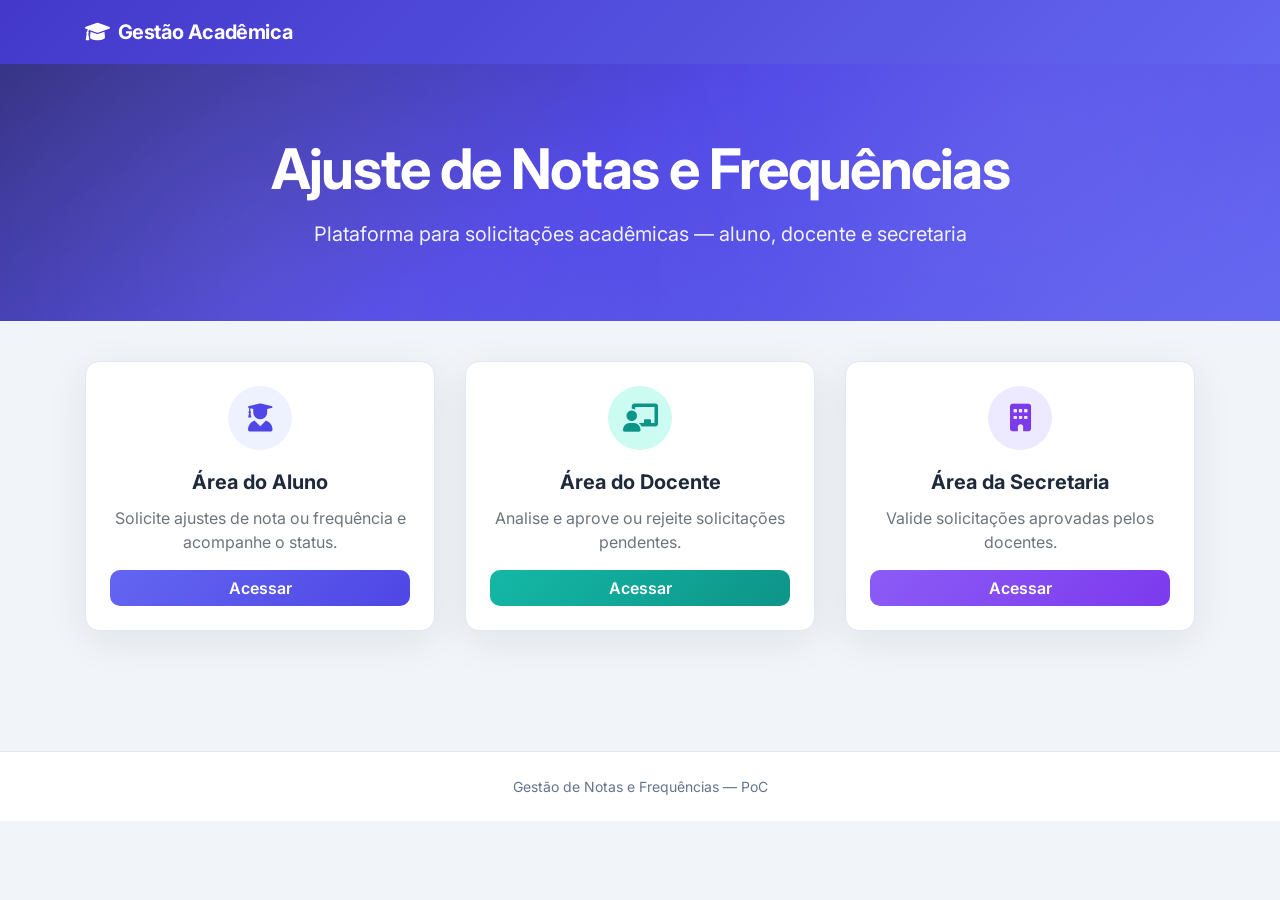
<file: frontend/index.html>
<!DOCTYPE html>
<html lang="pt-BR">

<head>
  <meta charset="utf-8">
  <meta name="viewport" content="width=device-width, initial-scale=1, shrink-to-fit=no">
  <title>Gestão de Notas e Frequências</title>
  <!-- Google Fonts - Inter (fonte moderna muito usada em sistemas profissionais) -->
  <link rel="preconnect" href="https://fonts.googleapis.com">
  <link rel="preconnect" href="https://fonts.gstatic.com" crossorigin>
  <link href="https://fonts.googleapis.com/css2?family=Inter:wght@300;400;500;600;700&display=swap" rel="stylesheet">
  <!-- Bootstrap CSS -->
  <link rel="stylesheet" href="https://cdn.jsdelivr.net/npm/bootstrap@4.6.2/dist/css/bootstrap.min.css" integrity="sha384-xOolHFLEh07PJGoPkLv1IbcEPTNtaed2xpHsD9ESMhqIYd0nLMwNLD69Npy4HI+N" crossorigin="anonymous">
  <!-- Font Awesome -->
  <link rel="stylesheet" href="https://cdnjs.cloudflare.com/ajax/libs/font-awesome/6.0.0/css/all.min.css">
  <link rel="stylesheet" href="./css/styles.css"
</head>

<body>
  <nav class="navbar navbar-expand-lg navbar-dark navbar-app navbar-main">
    <div class="container">
      <a class="navbar-brand" href="/"><i class="fas fa-graduation-cap mr-2"></i>Gestão Acadêmica</a>
    </div>
  </nav>

  <section class="hero text-center">
    <div class="container">
      <h1 class="display-4 mb-3">Ajuste de Notas e Frequências</h1>
      <p class="lead mb-0">Plataforma para solicitações acadêmicas — aluno, docente e secretaria</p>
    </div>
  </section>

  <main class="container pb-5">
    <div class="row">
      <div class="col-md-4 mb-4">
        <div class="card area-card aluno">
          <div class="card-body text-center p-4">
            <div class="card-icon"><i class="fas fa-user-graduate"></i></div>
            <h5 class="card-title">Área do Aluno</h5>
            <p class="card-text text-muted">Solicite ajustes de nota ou frequência e acompanhe o status.</p>
            <a href="./pages/login-aluno.html" class="btn btn-area-aluno btn-block">Acessar</a>
          </div>
        </div>
      </div>
      <div class="col-md-4 mb-4">
        <div class="card area-card docente">
          <div class="card-body text-center p-4">
            <div class="card-icon"><i class="fas fa-chalkboard-teacher"></i></div>
            <h5 class="card-title">Área do Docente</h5>
            <p class="card-text text-muted">Analise e aprove ou rejeite solicitações pendentes.</p>
            <a href="./pages/login-docente.html" class="btn btn-area-docente btn-block">Acessar</a>
          </div>
        </div>
      </div>
      <div class="col-md-4 mb-4">
        <div class="card area-card secretaria">
          <div class="card-body text-center p-4">
            <div class="card-icon"><i class="fas fa-building"></i></div>
            <h5 class="card-title">Área da Secretaria</h5>
            <p class="card-text text-muted">Valide solicitações aprovadas pelos docentes.</p>
            <a href="./pages/login-secretaria.html" class="btn btn-area-secretaria btn-block">Acessar</a>
          </div>
        </div>
      </div>
    </div>

  </main>

  <footer class="app-footer">
    <div class="container">Gestão de Notas e Frequências — PoC</div>
  </footer>
  <!-- jQuery and Bootstrap Bundle (includes Popper) -->
  <script src="https://cdn.jsdelivr.net/npm/jquery@3.5.1/dist/jquery.slim.min.js"
    integrity="sha384-DfXdz2htPH0lsSSs5nCTpuj/zy4C+OGpamoFVy38MVBnE+IbbVYUew+OrCXaRkfj"
    crossorigin="anonymous"></script>
  <script src="https://cdn.jsdelivr.net/npm/bootstrap@4.6.2/dist/js/bootstrap.bundle.min.js"
    integrity="sha384-Fy6S3B9q64WdZWQUiU+q4/2Lc9npb8tCaSX9FK7E8HnRr0Jz8D6OP9dO5Vg3Q9ct"
    crossorigin="anonymous"></script>
</body>

</html>
</file>
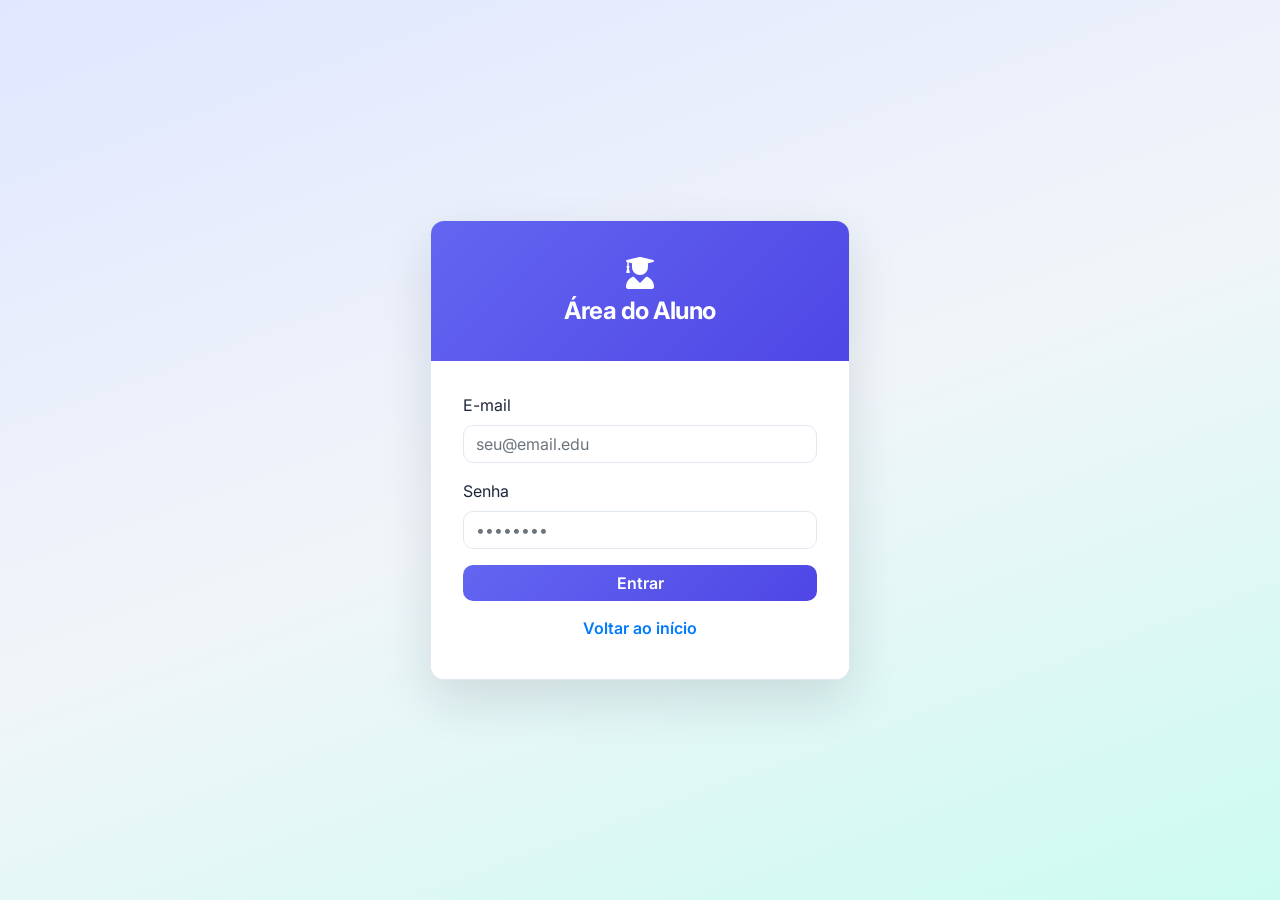
<file: frontend/pages/login-aluno.html>
<!DOCTYPE html>
<html lang="pt-BR">
<head>
  <meta charset="UTF-8">
  <meta name="viewport" content="width=device-width, initial-scale=1.0">
  <title>Login — Aluno</title>
  <link href="https://fonts.googleapis.com/css2?family=Inter:wght@400;600;700&display=swap" rel="stylesheet">
  <link rel="stylesheet" href="https://cdn.jsdelivr.net/npm/bootstrap@4.6.2/dist/css/bootstrap.min.css">
  <link rel="stylesheet" href="https://cdnjs.cloudflare.com/ajax/libs/font-awesome/6.0.0/css/all.min.css">
  <link rel="stylesheet" href="../css/styles.css">
</head>
<body>
  <div class="login-page">
    <div class="login-card">
      <div class="login-header aluno">
        <i class="fas fa-user-graduate fa-2x mb-2"></i>
        <h2>Área do Aluno</h2>
      </div>
      <div class="login-body">
        <form id="loginForm">
          <div class="form-group">
            <label>E-mail</label>
            <input type="email" class="form-control" id="email" placeholder="seu@email.edu" required>
          </div>
          <div class="form-group">
            <label>Senha</label>
            <input type="password" class="form-control" id="password" placeholder="••••••••" required>
          </div>
          <button type="submit" class="btn btn-primary btn-block">Entrar</button>
        </form>
        <a href="/frontend/index.html" class="btn btn-link btn-block mt-2">Voltar ao início</a>
      </div>
    </div>
  </div>
  <script src="../js/auth.js"></script>
  <script>
    document.getElementById("loginForm").addEventListener("submit", function (e) {
      e.preventDefault();
      const email = document.getElementById("email").value;
      const name = email.split("@")[0];
      AUTH.login("aluno", name, email);
      window.location.href = "./aluno-dashboard.html";
    });
  </script>
</body>
</html>
</file>
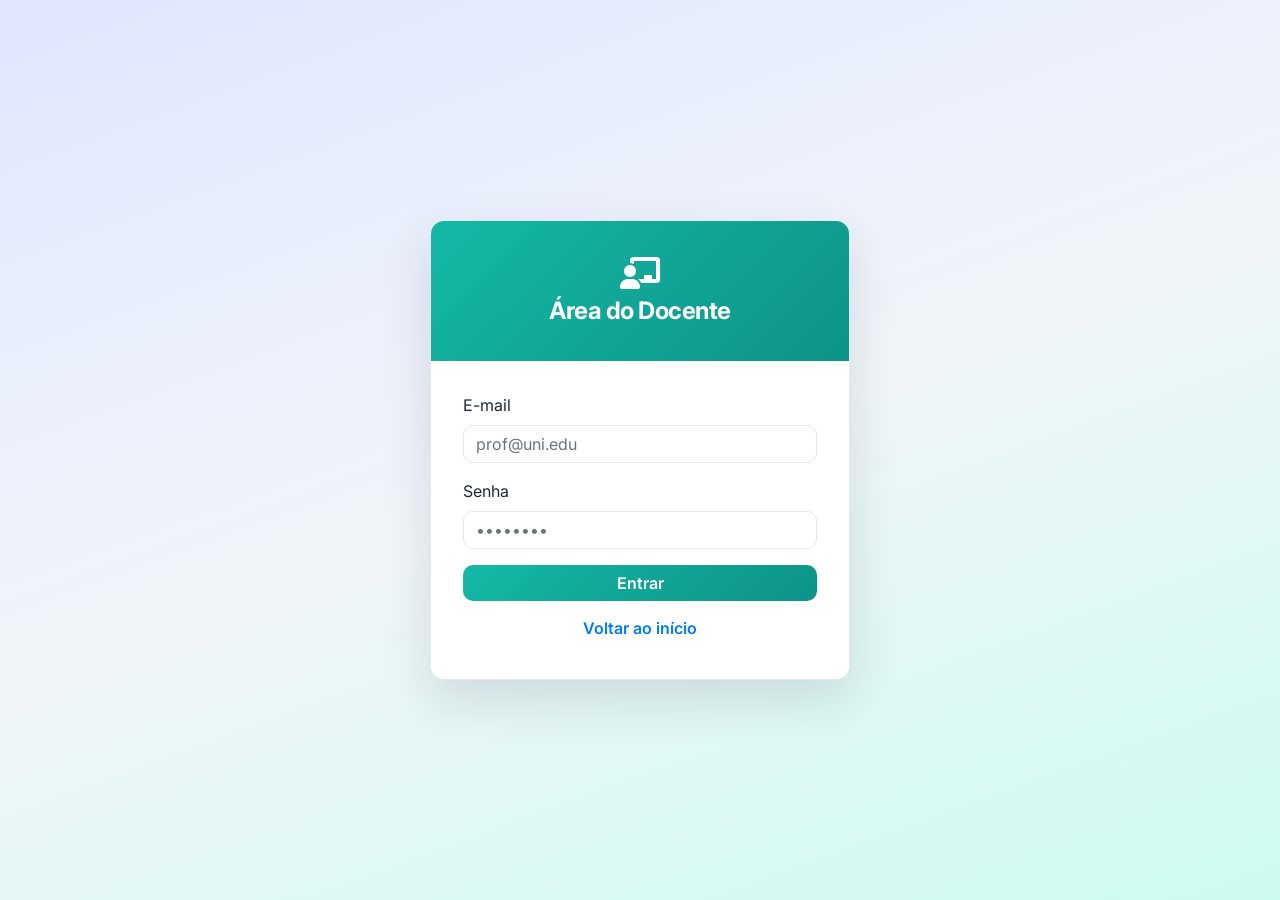
<file: frontend/pages/login-docente.html>
<!DOCTYPE html>
<html lang="pt-BR">
<head>
  <meta charset="UTF-8">
  <meta name="viewport" content="width=device-width, initial-scale=1.0">
  <title>Login — Docente</title>
  <link href="https://fonts.googleapis.com/css2?family=Inter:wght@400;600;700&display=swap" rel="stylesheet">
  <link rel="stylesheet" href="https://cdn.jsdelivr.net/npm/bootstrap@4.6.2/dist/css/bootstrap.min.css">
  <link rel="stylesheet" href="https://cdnjs.cloudflare.com/ajax/libs/font-awesome/6.0.0/css/all.min.css">
  <link rel="stylesheet" href="../css/styles.css">
</head>
<body>
  <section class="login-page">
    <article class="login-card">
      <header class="login-header docente">
        <i class="fas fa-chalkboard-teacher fa-2x mb-2"></i>
        <h2>Área do Docente</h2>
      </header>
      <section class="login-body">
        <form id="loginForm">
          <p class="form-group">
            <label>E-mail</label>
            <input type="email" class="form-control" id="email" placeholder="prof@uni.edu" required>
          </p>
          <p class="form-group">
            <label>Senha</label>
            <input type="password" class="form-control" id="password" placeholder="••••••••" required>
          </p>
          <button type="submit" class="btn btn-success btn-block">Entrar</button>
        </form>
        <a href="/frontend/index.html" class="btn btn-link btn-block mt-2">Voltar ao início</a>
      </section>
    </article>
  </section>
  <script src="../js/auth.js"></script>
  <script>
    document.getElementById("loginForm").addEventListener("submit", function (e) {
      e.preventDefault();
      const email = document.getElementById("email").value;
      AUTH.login("docente", email.split("@")[0], email);
      window.location.href = "./docente.html";
    });
  </script>
</body>
</html>
</file>
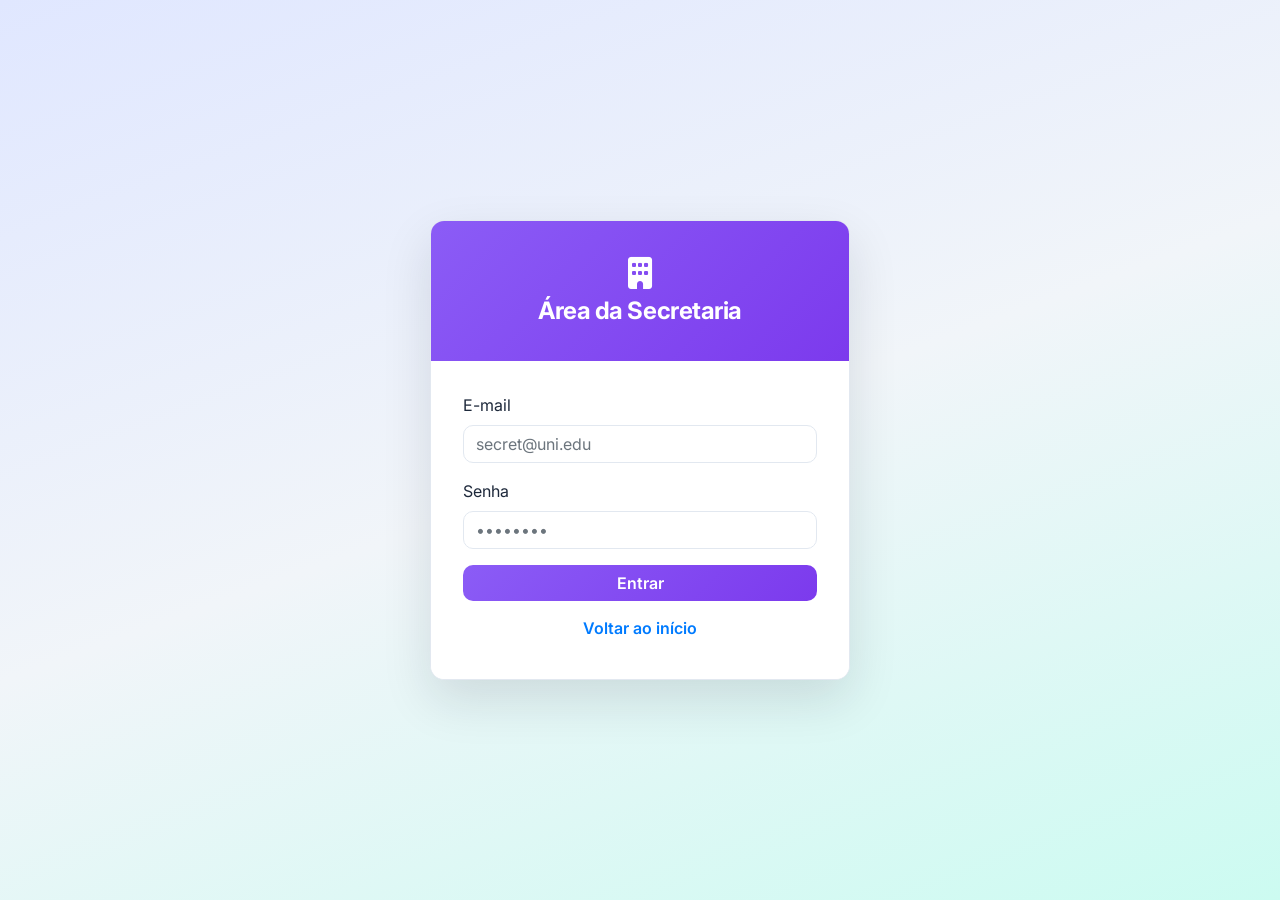
<file: frontend/pages/login-secretaria.html>
<!DOCTYPE html>
<html lang="pt-BR">
<head>
  <meta charset="UTF-8">
  <meta name="viewport" content="width=device-width, initial-scale=1.0">
  <title>Login — Secretaria</title>
  <link href="https://fonts.googleapis.com/css2?family=Inter:wght@400;600;700&display=swap" rel="stylesheet">
  <link rel="stylesheet" href="https://cdn.jsdelivr.net/npm/bootstrap@4.6.2/dist/css/bootstrap.min.css">
  <link rel="stylesheet" href="https://cdnjs.cloudflare.com/ajax/libs/font-awesome/6.0.0/css/all.min.css">
  <link rel="stylesheet" href="../css/styles.css">
</head>
<body>
  <section class="login-page">
    <article class="login-card">
      <header class="login-header secretaria">
        <i class="fas fa-building fa-2x mb-2"></i>
        <h2>Área da Secretaria</h2>
      </header>
      <section class="login-body">
        <form id="loginForm">
          <p class="form-group">
            <label>E-mail</label>
            <input type="email" class="form-control" id="email" placeholder="secret@uni.edu" required>
          </p>
          <p class="form-group">
            <label>Senha</label>
            <input type="password" class="form-control" id="password" placeholder="••••••••" required>
          </p>
          <button type="submit" class="btn btn-info btn-block text-white">Entrar</button>
        </form>
        <a href="/frontend/index.html" class="btn btn-link btn-block mt-2">Voltar ao início</a>
      </section>
    </article>
  </section>
  <script src="../js/auth.js"></script>
  <script>
    document.getElementById("loginForm").addEventListener("submit", function (e) {
      e.preventDefault();
      const email = document.getElementById("email").value;
      AUTH.login("secretaria", email.split("@")[0], email);
      window.location.href = "./secretaria.html";
    });
  </script>
</body>
</html>
</file>
<file: frontend/css/styles.css>
:root {
  --bg-page: #f1f5f9;
  --bg-surface: #ffffff;
  --text-primary: #1e293b;
  --text-muted: #64748b;
  --border: #e2e8f0;

  --brand-600: #4f46e5;
  --brand-500: #6366f1;
  --brand-400: #818cf8;

  --aluno: #4f46e5;
  --aluno-dark: #4338ca;
  --aluno-soft: #eef2ff;

  --docente: #0d9488;
  --docente-dark: #0f766e;
  --docente-soft: #ccfbf1;

  --secretaria: #7c3aed;
  --secretaria-dark: #6d28d9;
  --secretaria-soft: #ede9fe;

  --gradient-hero: linear-gradient(145deg, #312e81 0%, #4f46e5 45%, #6366f1 100%);
  --gradient-aluno: linear-gradient(135deg, #6366f1 0%, #4f46e5 100%);
  --gradient-docente: linear-gradient(135deg, #14b8a6 0%, #0d9488 100%);
  --gradient-secretaria: linear-gradient(135deg, #8b5cf6 0%, #7c3aed 100%);
  --gradient-main-nav: linear-gradient(135deg, #4338ca 0%, #6366f1 100%);

  --shadow-sm: 0 1px 3px rgba(15, 23, 42, 0.06);
  --shadow: 0 10px 40px rgba(15, 23, 42, 0.08);
  --shadow-lg: 0 20px 50px rgba(15, 23, 42, 0.12);
  --radius: 14px;
  --radius-sm: 10px;
}

* {
  box-sizing: border-box;
}

body {
  font-family: "Inter", -apple-system, BlinkMacSystemFont, "Segoe UI", sans-serif;
  background: var(--bg-page);
  color: var(--text-primary);
  min-height: 100vh;
  -webkit-font-smoothing: antialiased;
}

/* —— Navbars —— */
.navbar-app {
  box-shadow: var(--shadow-sm);
  padding: 0.75rem 0;
}

.navbar-app .navbar-brand {
  font-weight: 700;
  letter-spacing: -0.02em;
}

.navbar-main {
  background: var(--gradient-main-nav) !important;
}

.navbar-aluno {
  background: var(--gradient-aluno) !important;
}

.navbar-docente {
  background: var(--gradient-docente) !important;
}

.navbar-secretaria {
  background: var(--gradient-secretaria) !important;
}

/* —— Hero (landing) —— */
.hero {
  background: var(--gradient-hero);
  color: #fff;
  padding: 4.5rem 0;
  margin-bottom: 2.5rem;
  position: relative;
  overflow: hidden;
}

.hero::before {
  content: "";
  position: absolute;
  inset: 0;
  background: radial-gradient(circle at 20% 80%, rgba(255, 255, 255, 0.08) 0%, transparent 50%),
    radial-gradient(circle at 80% 20%, rgba(255, 255, 255, 0.06) 0%, transparent 40%);
  pointer-events: none;
}

.hero .container {
  position: relative;
  z-index: 1;
}

.hero h1 {
  font-weight: 700;
  letter-spacing: -0.03em;
}

.hero .lead {
  opacity: 0.92;
  font-weight: 400;
}

/* —— Area cards (home) —— */
.area-card {
  border: 1px solid var(--border);
  border-radius: var(--radius);
  box-shadow: var(--shadow);
  transition: transform 0.25s ease, box-shadow 0.25s ease, border-color 0.25s ease;
  height: 100%;
  background: var(--bg-surface);
  overflow: hidden;
}

.area-card:hover {
  transform: translateY(-6px);
  box-shadow: var(--shadow-lg);
}

.area-card .card-icon {
  width: 4rem;
  height: 4rem;
  margin: 0 auto 1.25rem;
  display: flex;
  align-items: center;
  justify-content: center;
  border-radius: 50%;
  font-size: 1.75rem;
}

.area-card.aluno .card-icon {
  background: var(--aluno-soft);
  color: var(--aluno);
}

.area-card.docente .card-icon {
  background: var(--docente-soft);
  color: var(--docente);
}

.area-card.secretaria .card-icon {
  background: var(--secretaria-soft);
  color: var(--secretaria);
}

.area-card .card-title {
  font-weight: 700;
  color: var(--text-primary);
}

.area-card.aluno:hover { border-color: rgba(99, 102, 241, 0.35); }
.area-card.docente:hover { border-color: rgba(13, 148, 136, 0.35); }
.area-card.secretaria:hover { border-color: rgba(124, 58, 237, 0.35); }

/* —— Botões por área —— */
.btn-area-aluno {
  background: var(--gradient-aluno);
  border: none;
  color: #fff;
}

.btn-area-aluno:hover {
  background: linear-gradient(135deg, #4f46e5 0%, #4338ca 100%);
  color: #fff;
  box-shadow: 0 4px 14px rgba(79, 70, 229, 0.4);
}

.btn-area-docente {
  background: var(--gradient-docente);
  border: none;
  color: #fff;
}

.btn-area-docente:hover {
  background: linear-gradient(135deg, #0d9488 0%, #0f766e 100%);
  color: #fff;
  box-shadow: 0 4px 14px rgba(13, 148, 136, 0.4);
}

.btn-area-secretaria {
  background: var(--gradient-secretaria);
  border: none;
  color: #fff;
}

.btn-area-secretaria:hover {
  background: linear-gradient(135deg, #7c3aed 0%, #6d28d9 100%);
  color: #fff;
  box-shadow: 0 4px 14px rgba(124, 58, 237, 0.4);
}

.btn-area-aluno:focus,
.btn-area-docente:focus,
.btn-area-secretaria:focus {
  box-shadow: 0 0 0 3px rgba(99, 102, 241, 0.25);
  color: #fff;
}

/* —— Login —— */
.login-page {
  min-height: 100vh;
  display: flex;
  align-items: center;
  justify-content: center;
  padding: 2rem 1rem;
  background: linear-gradient(160deg, #e0e7ff 0%, #f1f5f9 50%, #ccfbf1 100%);
}

.login-card {
  width: 100%;
  max-width: 420px;
  border: 1px solid var(--border);
  border-radius: var(--radius);
  box-shadow: var(--shadow-lg);
  overflow: hidden;
  background: var(--bg-surface);
}

.login-header {
  color: #fff;
  padding: 2.25rem 2rem;
  text-align: center;
}

.login-header.aluno { background: var(--gradient-aluno); }
.login-header.docente { background: var(--gradient-docente); }
.login-header.secretaria { background: var(--gradient-secretaria); }

.login-header h2 {
  font-size: 1.5rem;
  font-weight: 700;
  margin: 0;
  letter-spacing: -0.02em;
}

.login-body {
  padding: 2rem;
  background: var(--bg-surface);
}

.login-body .btn-primary {
  background: var(--gradient-aluno);
  border: none;
}

.login-body .btn-success {
  background: var(--gradient-docente);
  border: none;
}

.login-body .btn-info {
  background: var(--gradient-secretaria);
  border: none;
}

/* —— Painéis —— */
.panel-card {
  border: 1px solid var(--border);
  border-radius: var(--radius);
  box-shadow: var(--shadow);
  margin-bottom: 1.5rem;
  background: var(--bg-surface);
}

.page-title {
  font-weight: 700;
  letter-spacing: -0.02em;
  color: var(--text-primary);
}

/* —— Status badges —— */
.status-badge {
  font-size: 0.7rem;
  padding: 0.4em 0.75em;
  border-radius: 50px;
  font-weight: 600;
  text-transform: uppercase;
  letter-spacing: 0.03em;
}

.status-pending {
  background: #fef3c7;
  color: #b45309;
}

.status-in_review {
  background: #e0e7ff;
  color: #4338ca;
}

.status-approved {
  background: #d1fae5;
  color: #047857;
}

.status-rejected {
  background: #fee2e2;
  color: #b91c1c;
}

.status-validated {
  background: #ede9fe;
  color: #6d28d9;
}

/* —— Lista de solicitações —— */
.request-item {
  border-left: 4px solid var(--border);
  padding: 1.25rem;
  margin-bottom: 0.75rem;
  background: var(--bg-surface);
  border-radius: 0 var(--radius-sm) var(--radius-sm) 0;
  box-shadow: var(--shadow-sm);
  border-top: 1px solid var(--border);
  border-right: 1px solid var(--border);
  border-bottom: 1px solid var(--border);
  transition: box-shadow 0.2s ease;
}

.request-item:hover {
  box-shadow: var(--shadow);
}

.request-item.pending { border-left-color: #f59e0b; }
.request-item.in_review { border-left-color: var(--brand-500); }
.request-item.approved { border-left-color: var(--docente); }
.request-item.rejected { border-left-color: #ef4444; }
.request-item.validated { border-left-color: var(--secretaria); }

/* —— Formulários —— */
.form-control,
.custom-select {
  border-radius: var(--radius-sm);
  border-color: var(--border);
  color: var(--text-primary);
}

.form-control:focus,
.custom-select:focus {
  border-color: var(--brand-400);
  box-shadow: 0 0 0 3px rgba(99, 102, 241, 0.15);
}

.btn {
  border-radius: var(--radius-sm);
  font-weight: 600;
  transition: transform 0.15s ease, box-shadow 0.15s ease;
}

.btn:active {
  transform: scale(0.98);
}

.panel-aluno .btn-primary,
.navbar-aluno ~ main .btn-primary {
  background: var(--aluno);
  border-color: var(--aluno);
}

.panel-aluno .btn-primary:hover,
.navbar-aluno ~ main .btn-primary:hover {
  background: var(--aluno-dark);
  border-color: var(--aluno-dark);
}

.panel-docente .btn-success,
.navbar-docente ~ main .btn-success {
  background: var(--docente);
  border-color: var(--docente);
}

.panel-docente .btn-success:hover,
.navbar-docente ~ main .btn-success:hover {
  background: var(--docente-dark);
  border-color: var(--docente-dark);
}

.panel-secretaria .btn-info,
.navbar-secretaria ~ main .btn-info {
  background: var(--secretaria);
  border-color: var(--secretaria);
}

.panel-secretaria .btn-info:hover,
.navbar-secretaria ~ main .btn-info.text-white {
  background: var(--secretaria-dark);
  border-color: var(--secretaria-dark);
  color: #fff !important;
}

/* —— Modais —— */
.modal-content {
  border: none;
  border-radius: var(--radius);
  box-shadow: var(--shadow-lg);
}

.modal-header .modal-title {
  font-weight: 700;
  color: var(--text-primary);
}

.modal-icon-docente { color: var(--docente); }
.modal-icon-secretaria { color: var(--secretaria); }
.modal-icon-aluno { color: var(--aluno); }

/* —— Utilitários —— */
.empty-state {
  text-align: center;
  padding: 3rem 1rem;
  color: var(--text-muted);
}

.empty-state i {
  font-size: 3rem;
  margin-bottom: 1rem;
  opacity: 0.4;
  color: var(--brand-400);
}

.alert-floating {
  position: fixed;
  top: 1rem;
  right: 1rem;
  z-index: 9999;
  min-width: 280px;
  border-radius: var(--radius-sm);
  box-shadow: var(--shadow-lg);
}

footer.app-footer {
  margin-top: 3rem;
  padding: 1.5rem 0;
  text-align: center;
  color: var(--text-muted);
  font-size: 0.875rem;
  border-top: 1px solid var(--border);
  background: var(--bg-surface);
}
</file>
